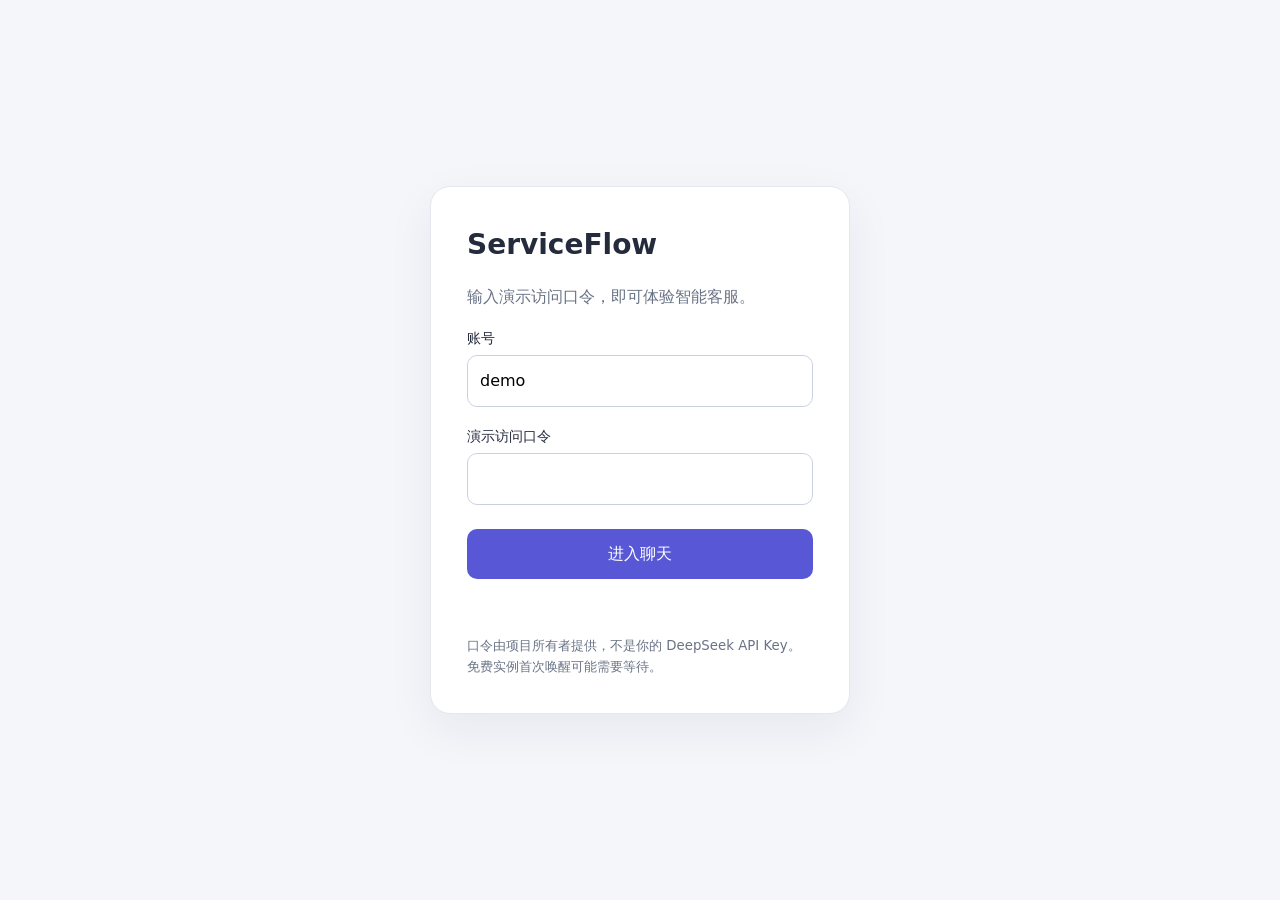
<file: frontend/login.html>
<!doctype html>
<html lang="zh-CN">
<head>
  <meta charset="utf-8">
  <meta name="viewport" content="width=device-width, initial-scale=1">
  <title>ServiceFlow · 演示登录</title>
  <style>
    * { box-sizing: border-box; }
    body { margin: 0; min-height: 100vh; display: grid; place-items: center; padding: 24px; background: #f5f6fa; color: #242b3d; font: 16px/1.6 system-ui, sans-serif; }
    main { width: 100%; max-width: 420px; padding: 36px; background: #fff; border: 1px solid #e4e7ef; border-radius: 20px; box-shadow: 0 16px 48px #1c254510; }
    h1 { margin: 0 0 8px; font-size: 28px; }
    p { color: #697386; }
    label { display: block; margin-top: 18px; font-size: 14px; }
    input, button { width: 100%; padding: 12px; border-radius: 10px; font: inherit; }
    input { margin-top: 6px; border: 1px solid #cbd2df; }
    input:focus { outline: 2px solid #8585ec; outline-offset: 2px; }
    button { margin-top: 24px; border: 0; background: #5858d6; color: white; cursor: pointer; }
    button:disabled { opacity: .6; cursor: wait; }
    #error { min-height: 24px; margin-bottom: 0; color: #ba3131; font-size: 14px; }
    small { display: block; margin-top: 18px; color: #697386; }
  </style>
</head>
<body>
  <main>
    <h1>ServiceFlow</h1>
    <p>输入演示访问口令，即可体验智能客服。</p>
    <form id="login-form">
      <label for="username">账号</label>
      <input id="username" name="username" autocomplete="username" value="demo" required>
      <label for="password">演示访问口令</label>
      <input id="password" name="password" type="password" autocomplete="current-password" required>
      <button type="submit">进入聊天</button>
      <p id="error" role="alert" aria-live="polite"></p>
    </form>
    <small>口令由项目所有者提供，不是你的 DeepSeek API Key。免费实例首次唤醒可能需要等待。</small>
  </main>
  <script>
    const form = document.querySelector('#login-form');
    form.addEventListener('submit', async (event) => {
      event.preventDefault();
      const button = form.querySelector('button');
      const error = document.querySelector('#error');
      button.disabled = true;
      error.textContent = '';
      try {
        const response = await fetch('/login', {
          method: 'POST',
          headers: { 'Content-Type': 'application/json' },
          credentials: 'same-origin',
          body: JSON.stringify({ username: form.username.value, password: form.password.value }),
        });
        const payload = await response.json();
        if (!response.ok) throw new Error(payload.detail || '登录失败，请稍后重试');
        window.location.replace('/');
      } catch (failure) {
        error.textContent = failure.message || '网络连接失败，请稍后重试';
        button.disabled = false;
      }
    });
  </script>
</body>
</html>
</file>
